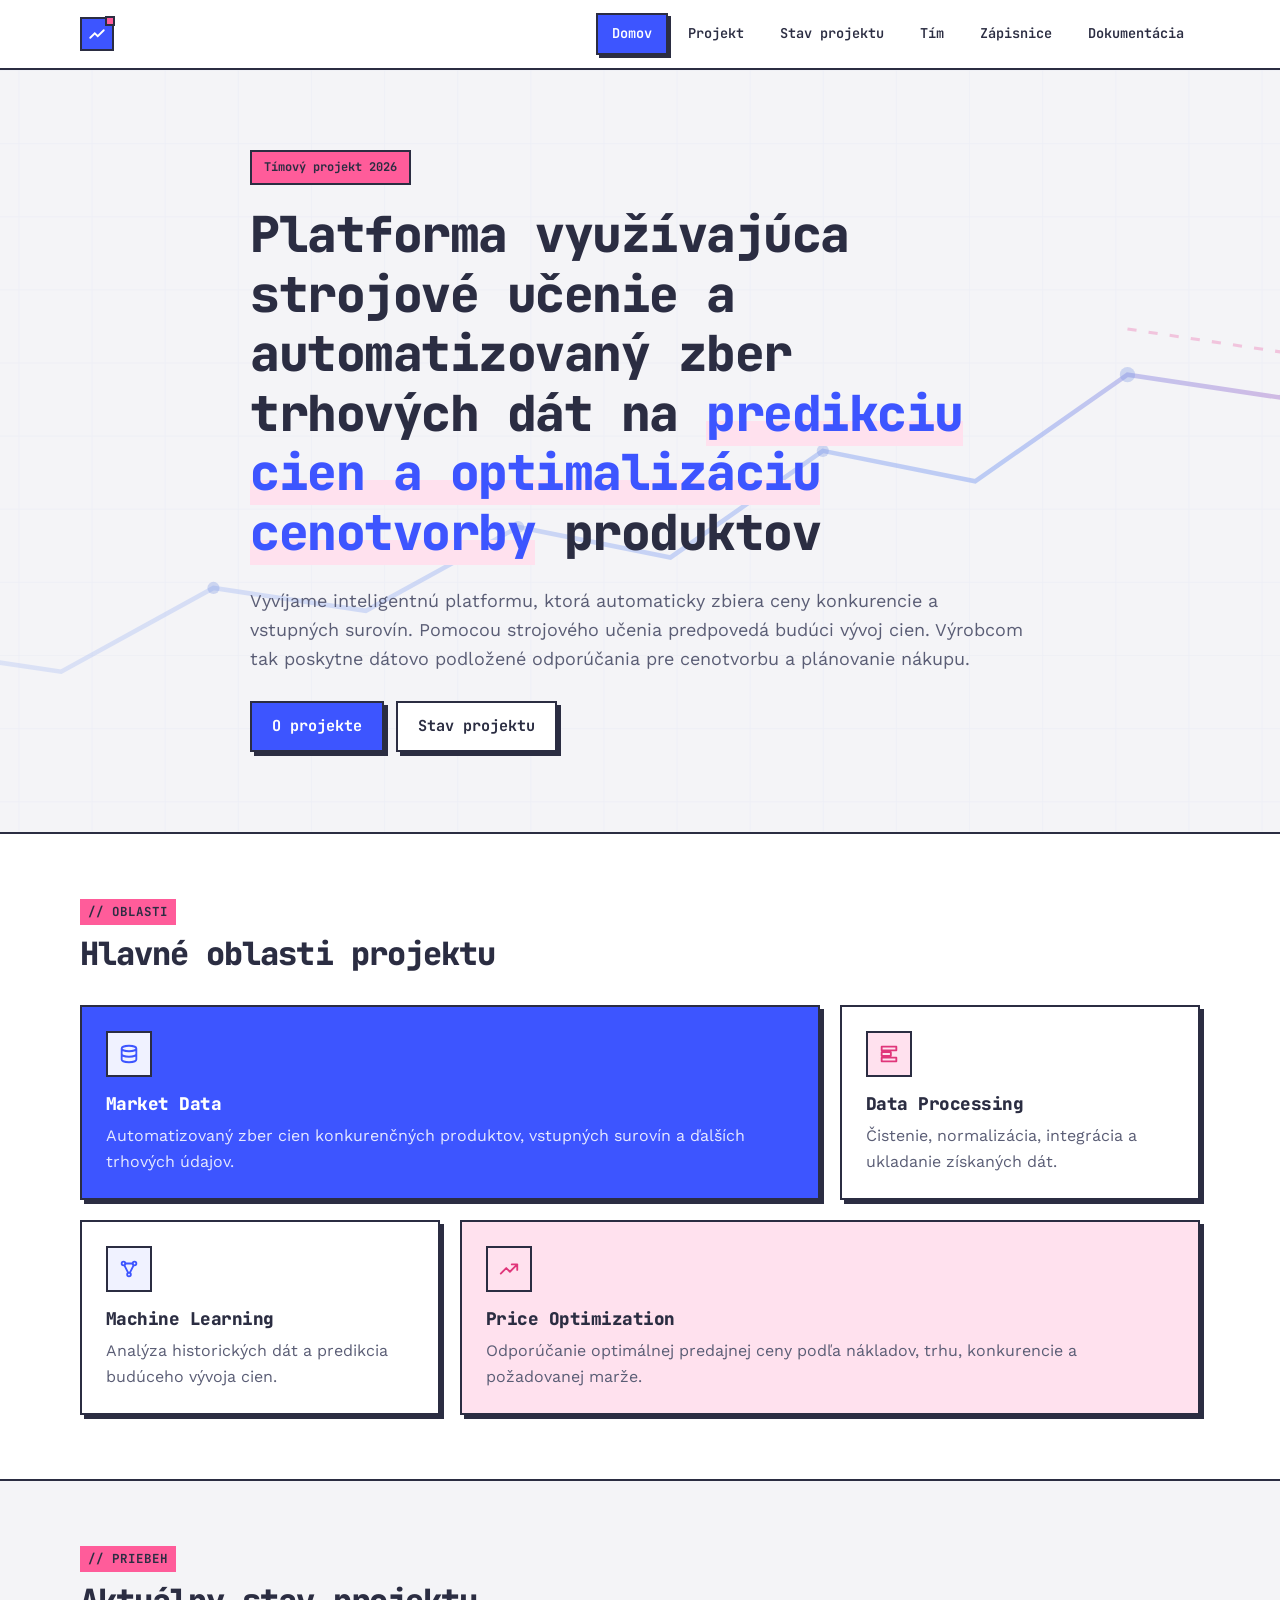
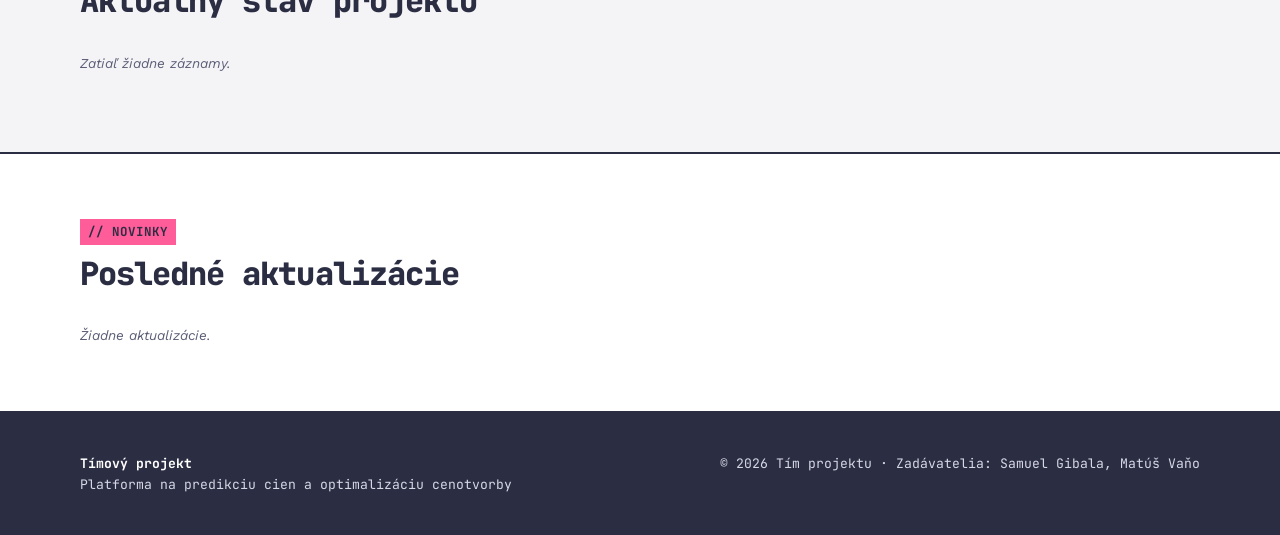
<file: index.html>
<!DOCTYPE html>
<html lang="sk">
<head>
<meta charset="utf-8">
<meta name="viewport" content="width=device-width, initial-scale=1">
<title>Domov – Platforma na predikciu cien</title>
<meta name="description" content="Tímový projekt: strojové učenie a zber trhových dát na predikciu cien.">
<link rel="icon" type="image/svg+xml" href="data:image/svg+xml,%3Csvg xmlns='http://www.w3.org/2000/svg' viewBox='0 0 64 64'%3E%3Crect x='3' y='3' width='58' height='58' fill='%233d55ff' stroke='%232b2d42' stroke-width='6'/%3E%3Cpath d='M14 43 27 30l9 7 14-18' fill='none' stroke='white' stroke-width='5'/%3E%3Crect x='47' y='8' width='10' height='10' fill='%23ff5c9a' stroke='%232b2d42' stroke-width='3'/%3E%3C/svg%3E">
<link rel="preconnect" href="https://fonts.googleapis.com">
<link rel="preconnect" href="https://fonts.gstatic.com" crossorigin>
<link href="https://fonts.googleapis.com/css2?family=JetBrains+Mono:wght@500;700;800&family=Work+Sans:wght@400;500;600;700&display=swap" rel="stylesheet">
<link rel="stylesheet" href="css/styles.css">
</head>
<body data-page="home">
<a class="skip-link" href="#main">Preskočiť na obsah</a>
<header id="site-header"></header>
<main id="main">
<section class="hero"><svg class="hero-bg" viewBox="0 0 1200 500" preserveAspectRatio="xMidYMid slice" aria-hidden="true">
<defs><linearGradient id="lg" x1="0" x2="1"><stop offset="0" stop-color="#3b6cf0" stop-opacity=".15"/><stop offset=".7" stop-color="#3b6cf0" stop-opacity=".55"/><stop offset="1" stop-color="#ec4899" stop-opacity=".8"/></linearGradient>
<pattern id="grid" width="48" height="48" patternUnits="userSpaceOnUse"><path d="M48 0H0V48" fill="none" stroke="#2453d6" stroke-opacity=".06"/></pattern></defs>
<rect width="1200" height="500" fill="url(#grid)"/>
<path class="chart-line" d="M0 400 L120 380 L220 395 L320 340 L420 355 L520 300 L620 320 L720 250 L820 270 L920 200 L1020 215 L1120 150 L1200 130" fill="none" stroke="url(#lg)" stroke-width="3"/>
<path d="M920 200 L1020 215 L1120 150 L1200 130" fill="none" stroke="#ec4899" stroke-opacity=".5" stroke-width="2" stroke-dasharray="6 8" transform="translate(0,-30)"/>
<g fill="#2453d6" fill-opacity=".35"><circle cx="320" cy="340" r="4"/><circle cx="520" cy="300" r="4"/><circle cx="720" cy="250" r="4"/><circle cx="920" cy="200" r="5"/></g>
<circle cx="1120" cy="150" r="7" fill="#ec4899" fill-opacity=".7"/>
</svg><div class="container hero-content">
<div class="tag-row"><span class="tag tag--pink">Tímový projekt 2026</span></div>
<h1>Platforma využívajúca strojové učenie a automatizovaný zber trhových dát na <span class="accent">predikciu cien a optimalizáciu cenotvorby</span> produktov</h1>
<p class="lead">Vyvíjame inteligentnú platformu, ktorá automaticky zbiera ceny konkurencie a vstupných surovín. Pomocou strojového učenia predpovedá budúci vývoj cien. Výrobcom tak poskytne dátovo podložené odporúčania pre cenotvorbu a plánovanie nákupu.</p>
<div class="hero-actions"><a class="btn btn--primary" href="project.html">O projekte</a><a class="btn btn--ghost" href="status.html">Stav projektu</a></div>
</div></section>
<section class="section"><div class="container"><div class="section-head"><span class="eyebrow">Oblasti</span><h2>Hlavné oblasti projektu</h2></div>
<div class="grid grid-4"><article class="card"><div class="icon-box"><svg width="22" height="22" viewBox="0 0 24 24" fill="none" stroke="currentColor" stroke-width="2" stroke-linecap="round" stroke-linejoin="round" aria-hidden="true"><path d="M4 6c0-1.7 3.6-3 8-3s8 1.3 8 3-3.6 3-8 3-8-1.3-8-3zM4 6v6c0 1.7 3.6 3 8 3s8-1.3 8-3V6M4 12v6c0 1.7 3.6 3 8 3s8-1.3 8-3v-6"/></svg></div><h3>Market Data</h3><p class="muted">Automatizovaný zber cien konkurenčných produktov, vstupných surovín a ďalších trhových údajov.</p></article><article class="card"><div class="icon-box"><svg width="22" height="22" viewBox="0 0 24 24" fill="none" stroke="currentColor" stroke-width="2" stroke-linecap="round" stroke-linejoin="round" aria-hidden="true"><path d="M4 4h16v4H4zM4 10h10v4H4zM4 16h16v4H4z"/></svg></div><h3>Data Processing</h3><p class="muted">Čistenie, normalizácia, integrácia a ukladanie získaných dát.</p></article><article class="card"><div class="icon-box"><svg width="22" height="22" viewBox="0 0 24 24" fill="none" stroke="currentColor" stroke-width="2" stroke-linecap="round" stroke-linejoin="round" aria-hidden="true"><circle cx="6" cy="6" r="2"/><circle cx="18" cy="6" r="2"/><circle cx="12" cy="18" r="2"/><path d="M8 6h8M7 8l4 8M17 8l-4 8"/></svg></div><h3>Machine Learning</h3><p class="muted">Analýza historických dát a predikcia budúceho vývoja cien.</p></article><article class="card"><div class="icon-box"><svg width="22" height="22" viewBox="0 0 24 24" fill="none" stroke="currentColor" stroke-width="2" stroke-linecap="round" stroke-linejoin="round" aria-hidden="true"><path d="M3 17l6-6 4 4 8-8M15 7h6v6"/></svg></div><h3>Price Optimization</h3><p class="muted">Odporúčanie optimálnej predajnej ceny podľa nákladov, trhu, konkurencie a požadovanej marže.</p></article></div></div></section>
<section class="section section--soft"><div class="container"><div class="section-head"><span class="eyebrow">Priebeh</span><h2>Aktuálny stav projektu</h2></div>
<div class="status-summary" id="current-status"></div></div></section>
<section class="section"><div class="container"><div class="section-head"><span class="eyebrow">Novinky</span><h2>Posledné aktualizácie</h2></div><ul class="updates" id="updates"></ul></div></section>
</main>
<footer id="site-footer"></footer>
<script src="js/main.js"></script>
<script src="data/project-status.js"></script>
<script src="data/updates.js"></script>
<script src="js/home.js"></script>
</body>
</html>
</file>
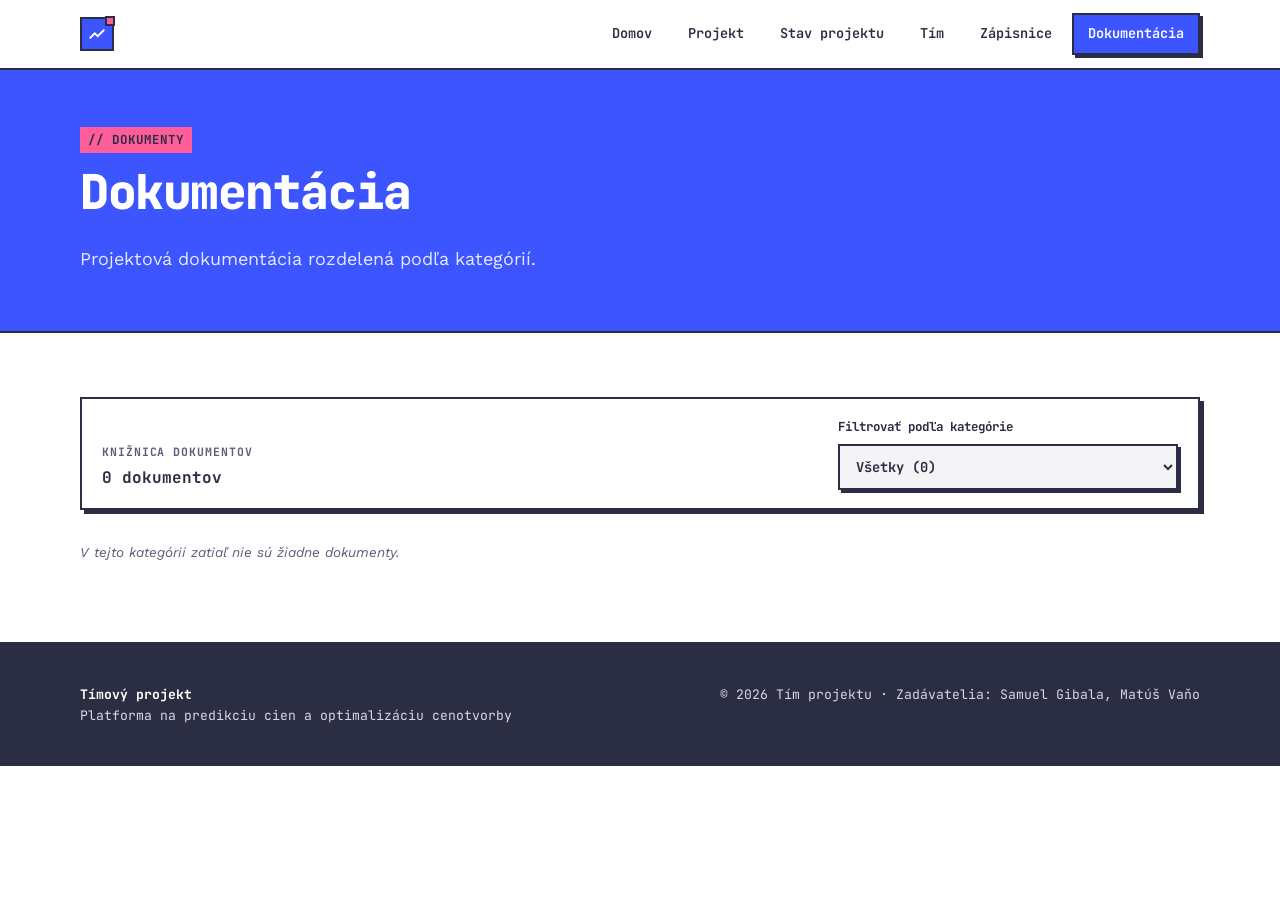
<file: documentation.html>
<!DOCTYPE html>
<html lang="sk">
<head>
<meta charset="utf-8">
<meta name="viewport" content="width=device-width, initial-scale=1">
<title>Dokumentácia – Platforma na predikciu cien</title>
<meta name="description" content="Projektová dokumentácia.">
<link rel="icon" type="image/svg+xml" href="data:image/svg+xml,%3Csvg xmlns='http://www.w3.org/2000/svg' viewBox='0 0 64 64'%3E%3Crect x='3' y='3' width='58' height='58' fill='%233d55ff' stroke='%232b2d42' stroke-width='6'/%3E%3Cpath d='M14 43 27 30l9 7 14-18' fill='none' stroke='white' stroke-width='5'/%3E%3Crect x='47' y='8' width='10' height='10' fill='%23ff5c9a' stroke='%232b2d42' stroke-width='3'/%3E%3C/svg%3E">
<link rel="preconnect" href="https://fonts.googleapis.com">
<link rel="preconnect" href="https://fonts.gstatic.com" crossorigin>
<link href="https://fonts.googleapis.com/css2?family=JetBrains+Mono:wght@500;700;800&family=Work+Sans:wght@400;500;600;700&display=swap" rel="stylesheet">
<link rel="stylesheet" href="css/styles.css">
</head>
<body data-page="documentation">
<a class="skip-link" href="#main">Preskočiť na obsah</a>
<header id="site-header"></header>
<main id="main">
<section class="page-hero"><div class="container"><span class="eyebrow">Dokumenty</span><h1>Dokumentácia</h1><p class="lead">Projektová dokumentácia rozdelená podľa kategórií.</p></div></section><section class="section"><div class="container"><div class="filter-panel"><div><span class="filter-caption">Knižnica dokumentov</span><strong><span id="doc-count">0</span> dokumentov</strong></div><div class="filter-select"><label for="category-filter">Filtrovať podľa kategórie</label><select id="category-filter"></select></div></div><div class="grid grid-3" id="doc-list" aria-live="polite"></div></div></section>
</main>
<footer id="site-footer"></footer>
<script src="js/main.js"></script>
<script src="data/documents.js"></script>
<script src="js/documentation.js"></script>
</body>
</html>
</file>
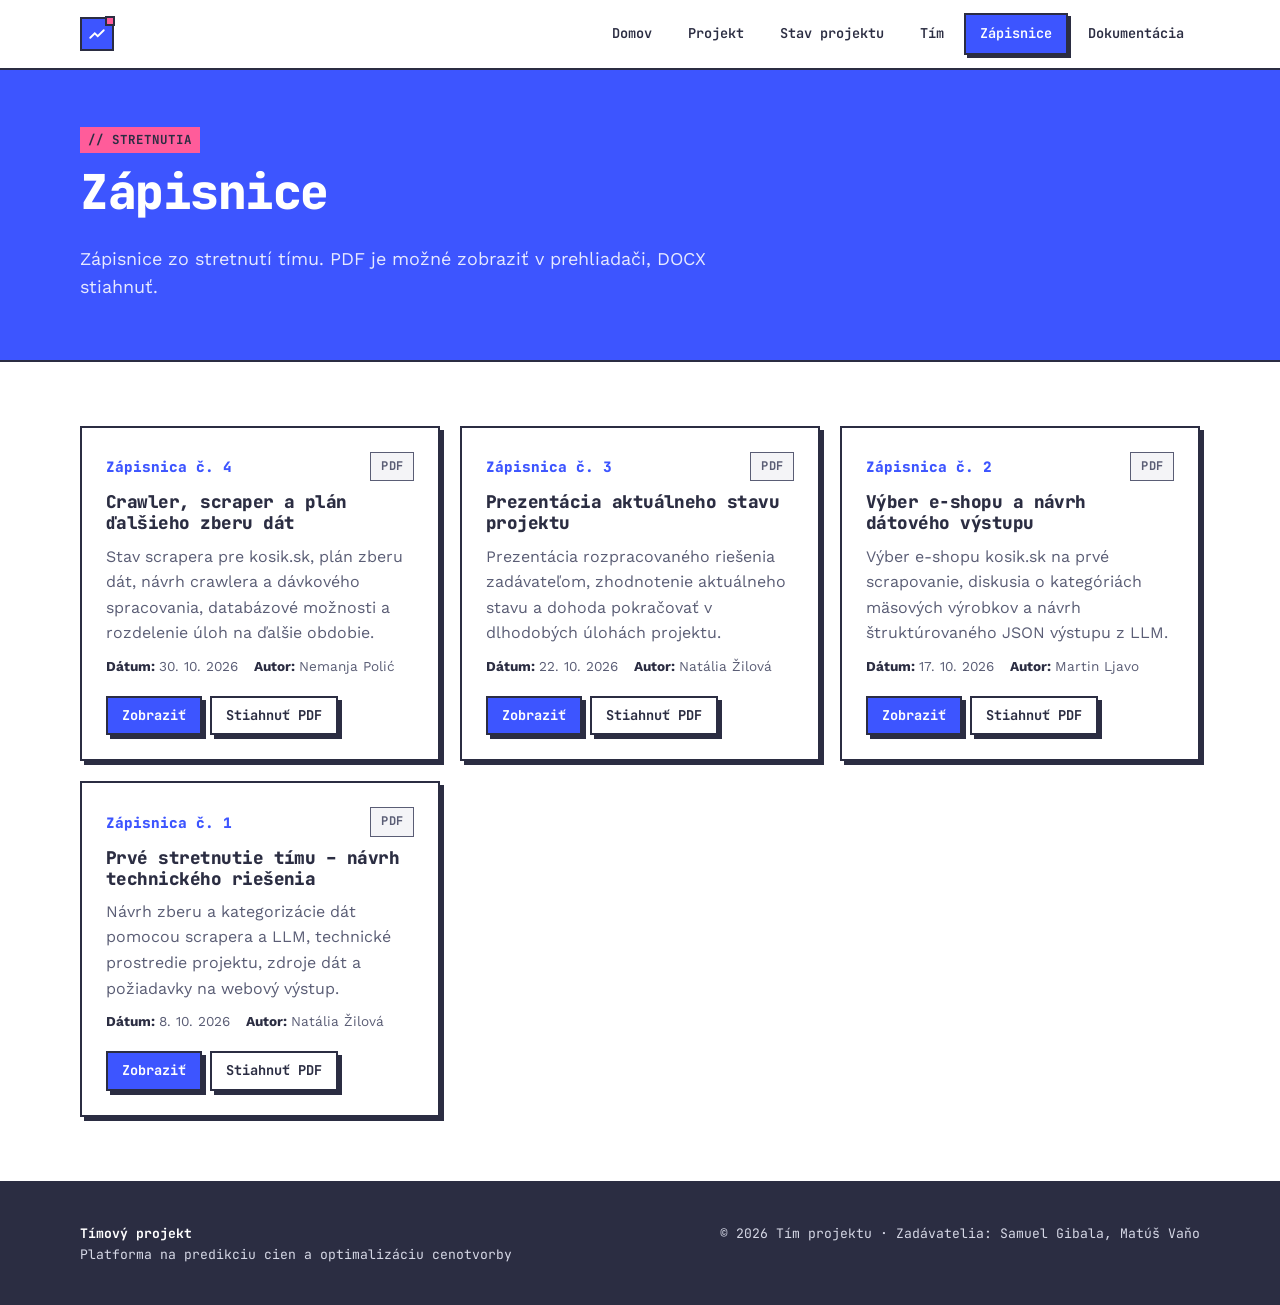
<file: minutes.html>
<!DOCTYPE html>
<html lang="sk">
<head>
<meta charset="utf-8">
<meta name="viewport" content="width=device-width, initial-scale=1">
<title>Zápisnice – Platforma na predikciu cien</title>
<meta name="description" content="Zápisnice zo stretnutí tímu.">
<link rel="icon" type="image/svg+xml" href="data:image/svg+xml,%3Csvg xmlns='http://www.w3.org/2000/svg' viewBox='0 0 64 64'%3E%3Crect x='3' y='3' width='58' height='58' fill='%233d55ff' stroke='%232b2d42' stroke-width='6'/%3E%3Cpath d='M14 43 27 30l9 7 14-18' fill='none' stroke='white' stroke-width='5'/%3E%3Crect x='47' y='8' width='10' height='10' fill='%23ff5c9a' stroke='%232b2d42' stroke-width='3'/%3E%3C/svg%3E">
<link rel="preconnect" href="https://fonts.googleapis.com">
<link rel="preconnect" href="https://fonts.gstatic.com" crossorigin>
<link href="https://fonts.googleapis.com/css2?family=JetBrains+Mono:wght@500;700;800&family=Work+Sans:wght@400;500;600;700&display=swap" rel="stylesheet">
<link rel="stylesheet" href="css/styles.css">
</head>
<body data-page="minutes">
<a class="skip-link" href="#main">Preskočiť na obsah</a>
<header id="site-header"></header>
<main id="main">
<section class="page-hero"><div class="container"><span class="eyebrow">Stretnutia</span><h1>Zápisnice</h1><p class="lead">Zápisnice zo stretnutí tímu. PDF je možné zobraziť v prehliadači, DOCX stiahnuť.</p></div></section><section class="section"><div class="container"><div class="grid grid-3" id="minutes-list"></div></div></section>
</main>
<footer id="site-footer"></footer>
<script src="js/main.js"></script>
<script src="data/minutes.js"></script>
<script src="js/minutes.js"></script>
</body>
</html>
</file>
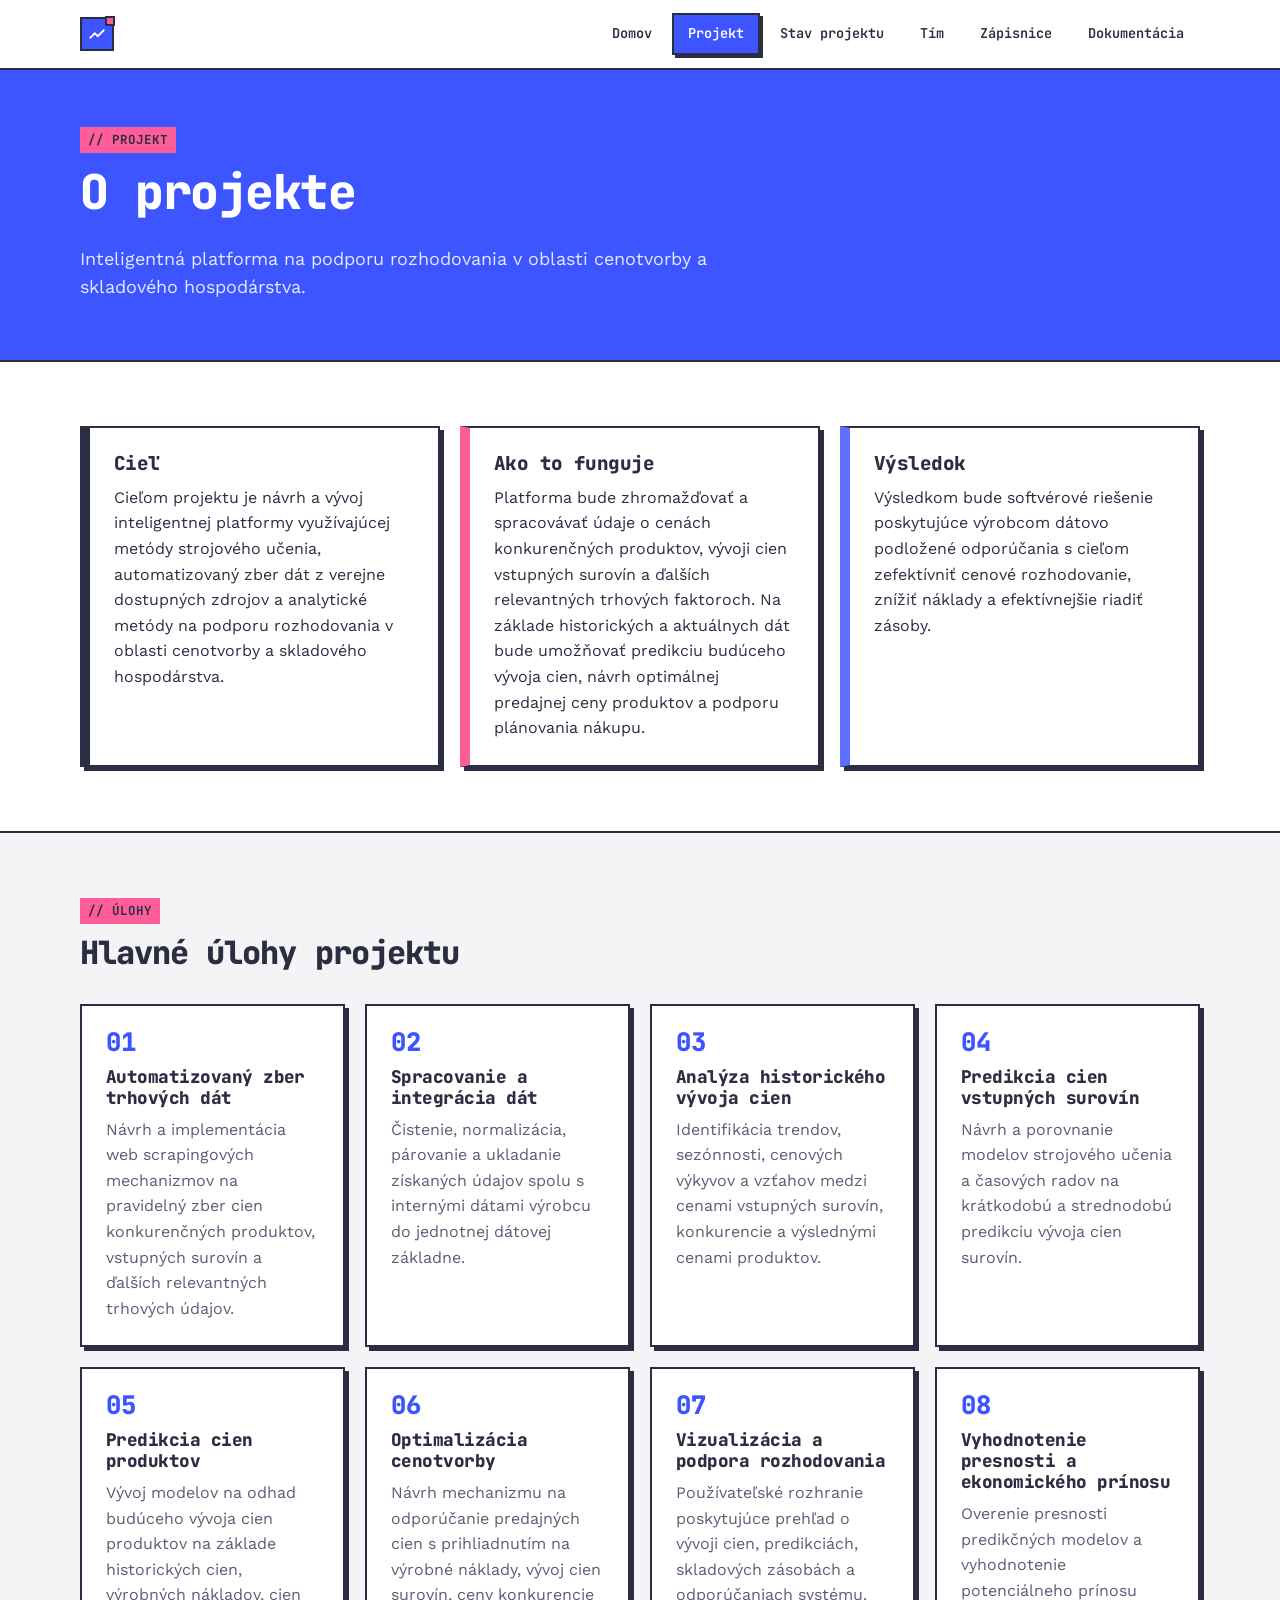
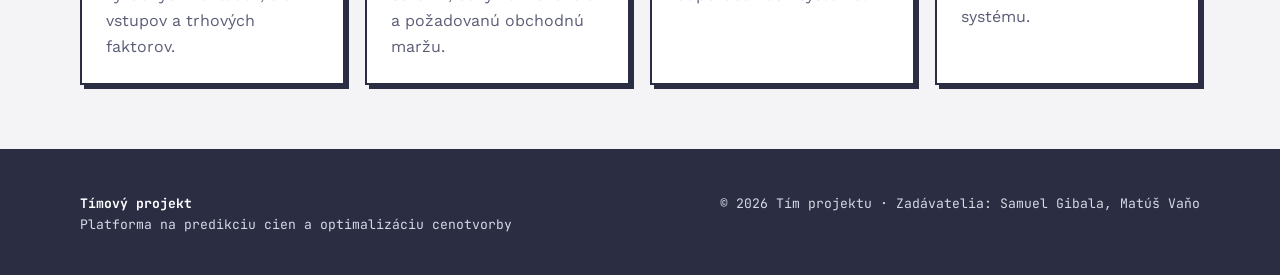
<file: project.html>
<!DOCTYPE html>
<html lang="sk">
<head>
<meta charset="utf-8">
<meta name="viewport" content="width=device-width, initial-scale=1">
<title>Projekt – Platforma na predikciu cien</title>
<meta name="description" content="Popis projektu a hlavné úlohy.">
<link rel="icon" type="image/svg+xml" href="data:image/svg+xml,%3Csvg xmlns='http://www.w3.org/2000/svg' viewBox='0 0 64 64'%3E%3Crect x='3' y='3' width='58' height='58' fill='%233d55ff' stroke='%232b2d42' stroke-width='6'/%3E%3Cpath d='M14 43 27 30l9 7 14-18' fill='none' stroke='white' stroke-width='5'/%3E%3Crect x='47' y='8' width='10' height='10' fill='%23ff5c9a' stroke='%232b2d42' stroke-width='3'/%3E%3C/svg%3E">
<link rel="preconnect" href="https://fonts.googleapis.com">
<link rel="preconnect" href="https://fonts.gstatic.com" crossorigin>
<link href="https://fonts.googleapis.com/css2?family=JetBrains+Mono:wght@500;700;800&family=Work+Sans:wght@400;500;600;700&display=swap" rel="stylesheet">
<link rel="stylesheet" href="css/styles.css">
</head>
<body data-page="project">
<a class="skip-link" href="#main">Preskočiť na obsah</a>
<header id="site-header"></header>
<main id="main">
<section class="page-hero"><div class="container"><span class="eyebrow">Projekt</span><h1>O projekte</h1><p class="lead">Inteligentná platforma na podporu rozhodovania v oblasti cenotvorby a skladového hospodárstva.</p></div></section>
<section class="section"><div class="container"><div class="about-blocks">
<article class="card about-block"><h2 style="font-size:1.2rem">Cieľ</h2><p>Cieľom projektu je návrh a vývoj inteligentnej platformy využívajúcej metódy strojového učenia, automatizovaný zber dát z verejne dostupných zdrojov a analytické metódy na podporu rozhodovania v oblasti cenotvorby a skladového hospodárstva.</p></article>
<article class="card about-block"><h2 style="font-size:1.2rem">Ako to funguje</h2><p>Platforma bude zhromažďovať a spracovávať údaje o cenách konkurenčných produktov, vývoji cien vstupných surovín a ďalších relevantných trhových faktoroch. Na základe historických a aktuálnych dát bude umožňovať predikciu budúceho vývoja cien, návrh optimálnej predajnej ceny produktov a podporu plánovania nákupu.</p></article>
<article class="card about-block"><h2 style="font-size:1.2rem">Výsledok</h2><p>Výsledkom bude softvérové riešenie poskytujúce výrobcom dátovo podložené odporúčania s cieľom zefektívniť cenové rozhodovanie, znížiť náklady a efektívnejšie riadiť zásoby.</p></article>
</div></div></section>
<section class="section section--soft"><div class="container"><div class="section-head"><span class="eyebrow">Úlohy</span><h2>Hlavné úlohy projektu</h2></div>
<ol class="grid grid-4" style="list-style:none;padding:0;margin:0"><li class="card"><div class="task-num">01</div><h3>Automatizovaný zber trhových dát</h3><p class="muted">Návrh a implementácia web scrapingových mechanizmov na pravidelný zber cien konkurenčných produktov, vstupných surovín a ďalších relevantných trhových údajov.</p></li><li class="card"><div class="task-num">02</div><h3>Spracovanie a integrácia dát</h3><p class="muted">Čistenie, normalizácia, párovanie a ukladanie získaných údajov spolu s internými dátami výrobcu do jednotnej dátovej základne.</p></li><li class="card"><div class="task-num">03</div><h3>Analýza historického vývoja cien</h3><p class="muted">Identifikácia trendov, sezónnosti, cenových výkyvov a vzťahov medzi cenami vstupných surovín, konkurencie a výslednými cenami produktov.</p></li><li class="card"><div class="task-num">04</div><h3>Predikcia cien vstupných surovín</h3><p class="muted">Návrh a porovnanie modelov strojového učenia a časových radov na krátkodobú a strednodobú predikciu vývoja cien surovín.</p></li><li class="card"><div class="task-num">05</div><h3>Predikcia cien produktov</h3><p class="muted">Vývoj modelov na odhad budúceho vývoja cien produktov na základe historických cien, výrobných nákladov, cien vstupov a trhových faktorov.</p></li><li class="card"><div class="task-num">06</div><h3>Optimalizácia cenotvorby</h3><p class="muted">Návrh mechanizmu na odporúčanie predajných cien s prihliadnutím na výrobné náklady, vývoj cien surovín, ceny konkurencie a požadovanú obchodnú maržu.</p></li><li class="card"><div class="task-num">07</div><h3>Vizualizácia a podpora rozhodovania</h3><p class="muted">Používateľské rozhranie poskytujúce prehľad o vývoji cien, predikciách, skladových zásobách a odporúčaniach systému.</p></li><li class="card"><div class="task-num">08</div><h3>Vyhodnotenie presnosti a ekonomického prínosu</h3><p class="muted">Overenie presnosti predikčných modelov a vyhodnotenie potenciálneho prínosu systému.</p></li></ol></div></section>
</main>
<footer id="site-footer"></footer>
<script src="js/main.js"></script>

</body>
</html>
</file>
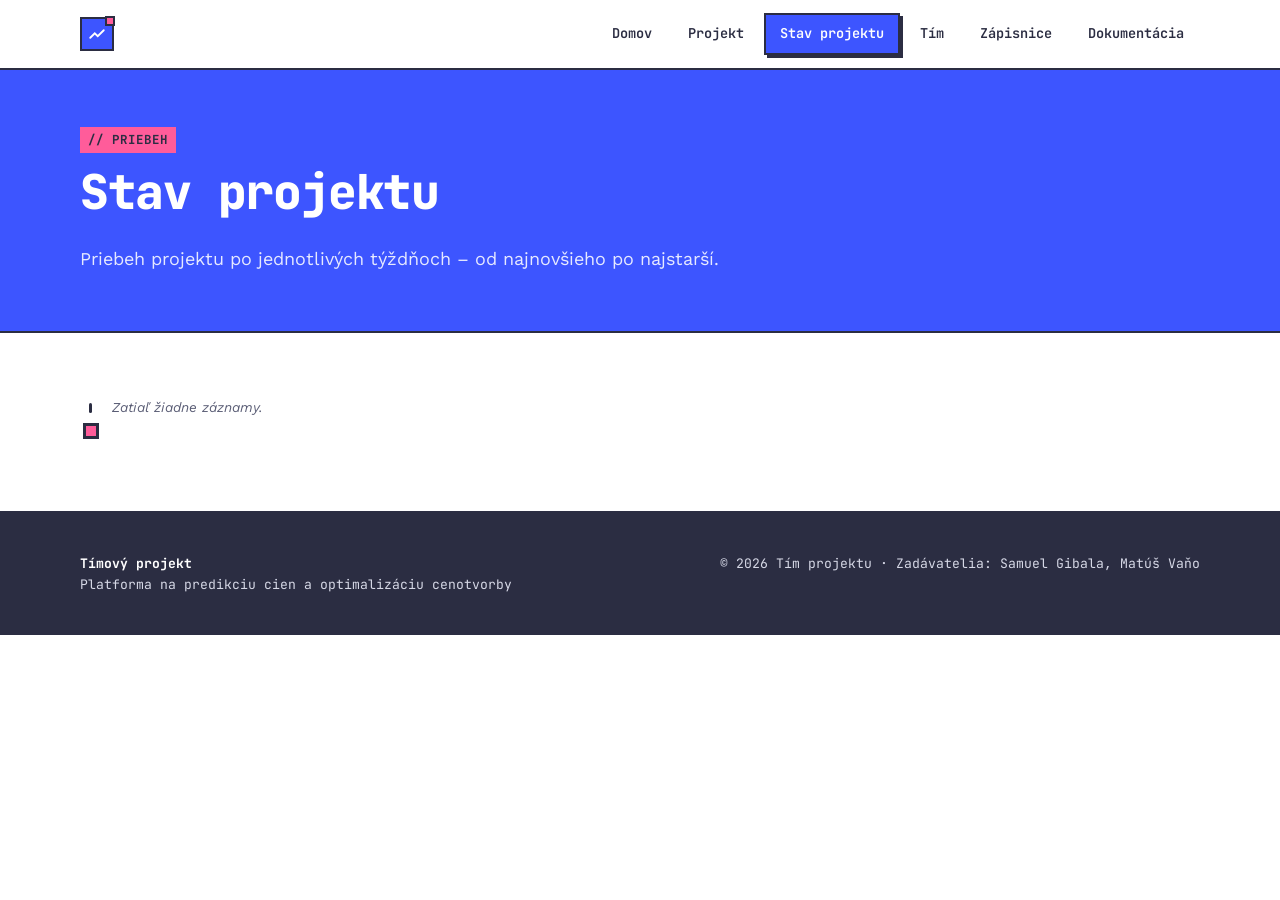
<file: status.html>
<!DOCTYPE html>
<html lang="sk">
<head>
<meta charset="utf-8">
<meta name="viewport" content="width=device-width, initial-scale=1">
<title>Stav projektu – Platforma na predikciu cien</title>
<meta name="description" content="Týždenný priebeh projektu.">
<link rel="icon" type="image/svg+xml" href="data:image/svg+xml,%3Csvg xmlns='http://www.w3.org/2000/svg' viewBox='0 0 64 64'%3E%3Crect x='3' y='3' width='58' height='58' fill='%233d55ff' stroke='%232b2d42' stroke-width='6'/%3E%3Cpath d='M14 43 27 30l9 7 14-18' fill='none' stroke='white' stroke-width='5'/%3E%3Crect x='47' y='8' width='10' height='10' fill='%23ff5c9a' stroke='%232b2d42' stroke-width='3'/%3E%3C/svg%3E">
<link rel="preconnect" href="https://fonts.googleapis.com">
<link rel="preconnect" href="https://fonts.gstatic.com" crossorigin>
<link href="https://fonts.googleapis.com/css2?family=JetBrains+Mono:wght@500;700;800&family=Work+Sans:wght@400;500;600;700&display=swap" rel="stylesheet">
<link rel="stylesheet" href="css/styles.css">
</head>
<body data-page="status">
<a class="skip-link" href="#main">Preskočiť na obsah</a>
<header id="site-header"></header>
<main id="main">
<section class="page-hero"><div class="container"><span class="eyebrow">Priebeh</span><h1>Stav projektu</h1><p class="lead">Priebeh projektu po jednotlivých týždňoch – od najnovšieho po najstarší.</p></div></section><section class="section"><div class="container"><ol class="timeline" id="timeline"></ol></div></section>
</main>
<footer id="site-footer"></footer>
<script src="js/main.js"></script>
<script src="data/project-status.js"></script>
<script src="js/status.js"></script>
</body>
</html>
</file>
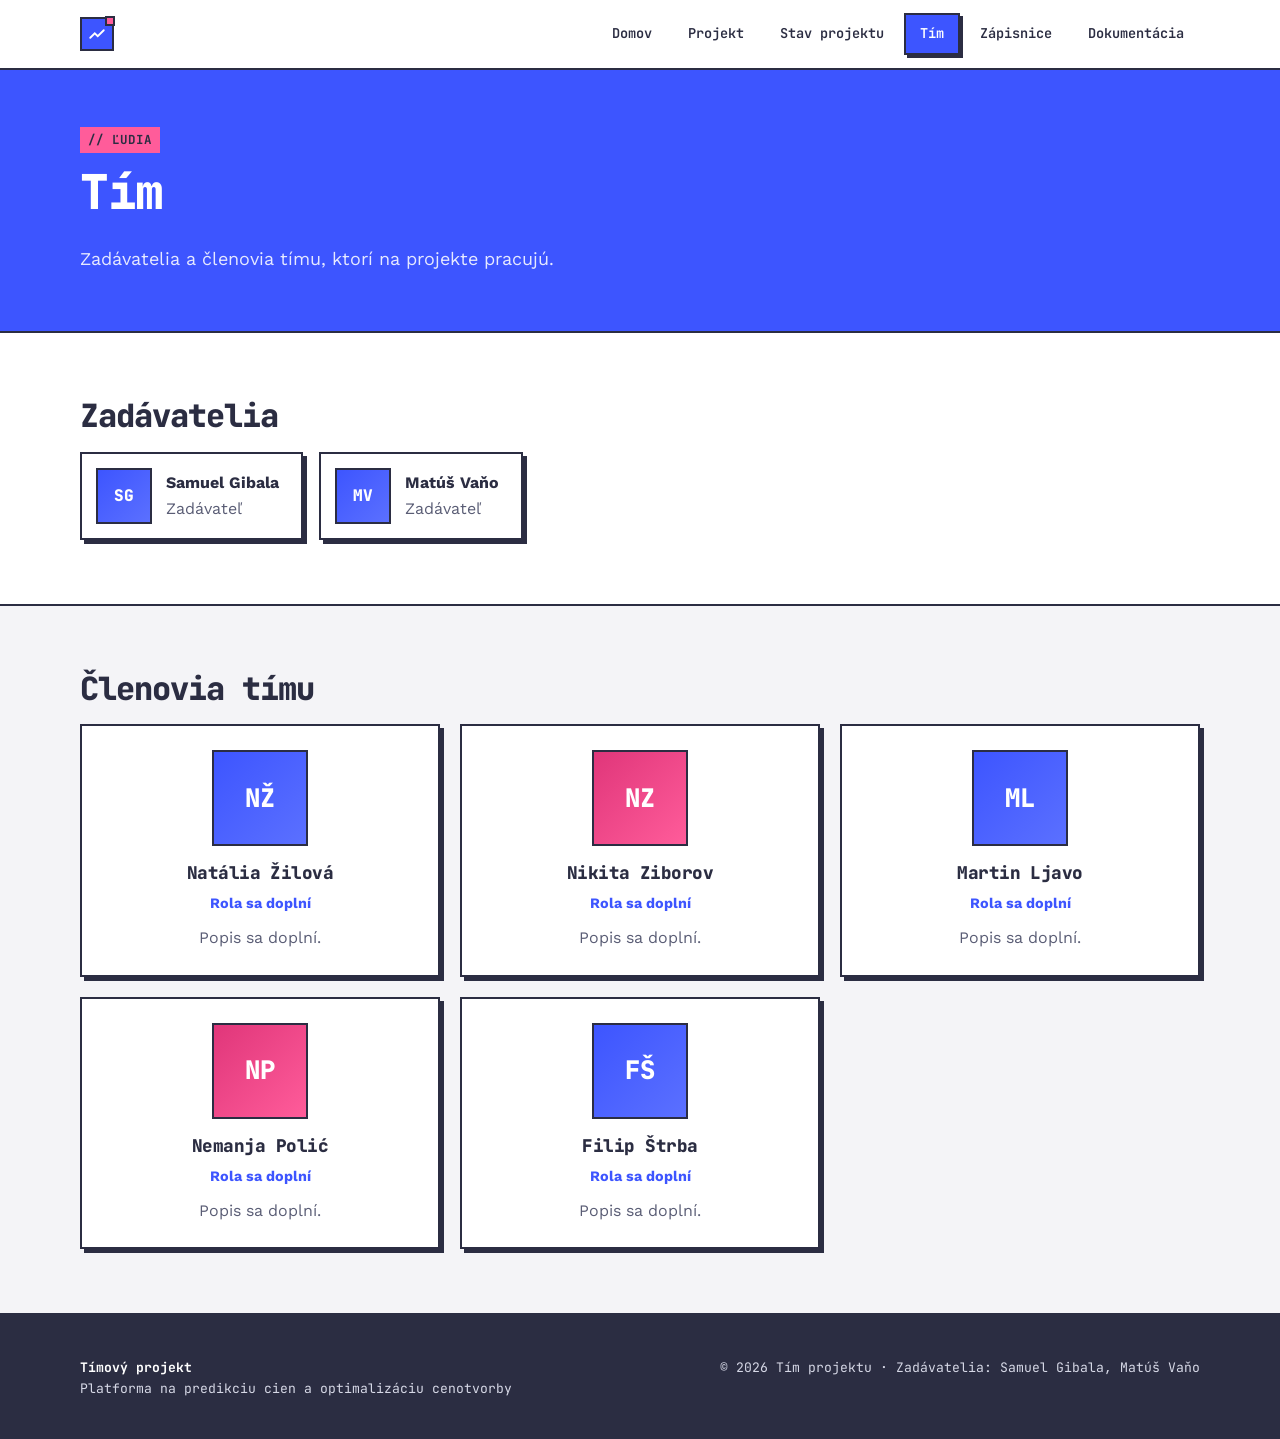
<file: team.html>
<!DOCTYPE html>
<html lang="sk">
<head>
<meta charset="utf-8">
<meta name="viewport" content="width=device-width, initial-scale=1">
<title>Tím – Platforma na predikciu cien</title>
<meta name="description" content="Zadávatelia a členovia tímu.">
<link rel="icon" type="image/svg+xml" href="data:image/svg+xml,%3Csvg xmlns='http://www.w3.org/2000/svg' viewBox='0 0 64 64'%3E%3Crect x='3' y='3' width='58' height='58' fill='%233d55ff' stroke='%232b2d42' stroke-width='6'/%3E%3Cpath d='M14 43 27 30l9 7 14-18' fill='none' stroke='white' stroke-width='5'/%3E%3Crect x='47' y='8' width='10' height='10' fill='%23ff5c9a' stroke='%232b2d42' stroke-width='3'/%3E%3C/svg%3E">
<link rel="preconnect" href="https://fonts.googleapis.com">
<link rel="preconnect" href="https://fonts.gstatic.com" crossorigin>
<link href="https://fonts.googleapis.com/css2?family=JetBrains+Mono:wght@500;700;800&family=Work+Sans:wght@400;500;600;700&display=swap" rel="stylesheet">
<link rel="stylesheet" href="css/styles.css">
</head>
<body data-page="team">
<a class="skip-link" href="#main">Preskočiť na obsah</a>
<header id="site-header"></header>
<main id="main">
<section class="page-hero"><div class="container"><span class="eyebrow">Ľudia</span><h1>Tím</h1><p class="lead">Zadávatelia a členovia tímu, ktorí na projekte pracujú.</p></div></section><section class="section"><div class="container"><h2>Zadávatelia</h2><div class="supervisors" id="supervisors"></div></div></section><section class="section section--soft"><div class="container"><h2>Členovia tímu</h2><div class="grid grid-3" id="members"></div></div></section>
</main>
<footer id="site-footer"></footer>
<script src="js/main.js"></script>
<script src="data/team.js"></script>
<script src="js/team.js"></script>
</body>
</html>
</file>
<file: css/styles.css>
/* ==========================================================
   Design systém – modrá (hlavná) + ružová (doplnková)
   ========================================================== */
:root {
  --blue-900: #0b1f4d;
  --blue-700: #1d3fa8;
  --blue-600: #2453d6;
  --blue-500: #3b6cf0;
  --blue-100: #e6edff;
  --blue-50: #f3f6ff;
  --pink-600: #d63384;
  --pink-500: #ec4899;
  --pink-100: #fde7f2;
  --green-600: #15803d;
  --green-100: #dcfce7;
  --amber-700: #b45309;
  --amber-100: #fef3c7;
  --ink: #0f172a;
  --ink-soft: #475569;
  --line: #e2e8f0;
  --bg: #ffffff;
  --bg-soft: #f7f9fe;
  --radius: 14px;
  --shadow: 0 1px 2px rgba(15, 23, 42, .04), 0 8px 24px rgba(29, 63, 168, .06);
  --shadow-hover: 0 2px 4px rgba(15, 23, 42, .06), 0 16px 36px rgba(29, 63, 168, .12);
  --font: "Manrope", system-ui, -apple-system, "Segoe UI", sans-serif;
  --font-head: "Sora", "Manrope", system-ui, sans-serif;
  --max: 1160px;
}

*, *::before, *::after { box-sizing: border-box; }
html { scroll-behavior: smooth; }
body {
  margin: 0; font-family: var(--font); color: var(--ink); background: var(--bg);
  line-height: 1.6; font-size: 16px; -webkit-font-smoothing: antialiased;
}
h1, h2, h3, h4 { font-family: var(--font-head); line-height: 1.2; margin: 0 0 .5em; letter-spacing: -.01em; }
h1 { font-size: clamp(1.9rem, 4vw, 3rem); }
h2 { font-size: clamp(1.4rem, 2.6vw, 2rem); }
h3 { font-size: 1.1rem; }
p { margin: 0 0 1em; }
a { color: var(--blue-600); }
img { max-width: 100%; display: block; }

:focus-visible { outline: 3px solid var(--pink-500); outline-offset: 3px; border-radius: 6px; }

.skip-link {
  position: absolute; left: -999px; top: 8px; background: var(--blue-700); color: #fff;
  padding: 8px 14px; border-radius: 8px; z-index: 100;
}
.skip-link:focus { left: 8px; }

.container { width: 100%; max-width: var(--max); margin: 0 auto; padding: 0 20px; }
.section { padding: 64px 0; }
.section--soft { background: var(--bg-soft); }
.section-head { margin-bottom: 32px; max-width: 680px; }
.eyebrow {
  display: inline-block; font-size: .78rem; font-weight: 700; letter-spacing: .12em;
  text-transform: uppercase; color: var(--pink-600); margin-bottom: 10px;
}
.lead { font-size: 1.125rem; color: var(--ink-soft); }
.muted { color: var(--ink-soft); }

/* ---------- Header / nav ---------- */
.site-header {
  position: sticky; top: 0; z-index: 50; background: rgba(255,255,255,.92);
  backdrop-filter: blur(10px); border-bottom: 1px solid var(--line);
}
.nav { display: flex; align-items: center; justify-content: space-between; height: 68px; }
.brand { display: flex; align-items: center; gap: 10px; text-decoration: none; color: var(--ink); font-family: var(--font-head); font-weight: 700; }
.brand-mark {
  width: 34px; height: 34px; border-radius: 10px; display: grid; place-items: center;
  background: linear-gradient(135deg, var(--blue-600), var(--blue-500)); color: #fff; position: relative;
}
.brand-mark::after { content: ""; position: absolute; right: -3px; top: -3px; width: 10px; height: 10px; border-radius: 50%; background: var(--pink-500); border: 2px solid #fff; }
.nav-list { display: flex; gap: 4px; list-style: none; margin: 0; padding: 0; }
.nav-list a {
  display: block; padding: 8px 14px; border-radius: 999px; text-decoration: none;
  color: var(--ink-soft); font-weight: 600; font-size: .95rem; transition: background .2s, color .2s;
}
.nav-list a:hover { background: var(--blue-50); color: var(--blue-700); }
.nav-list a[aria-current="page"] { background: var(--blue-600); color: #fff; }
.nav-toggle {
  display: none; background: none; border: 1px solid var(--line); border-radius: 10px;
  width: 44px; height: 44px; cursor: pointer; align-items: center; justify-content: center;
}
.nav-toggle span, .nav-toggle span::before, .nav-toggle span::after {
  display: block; width: 20px; height: 2px; background: var(--ink); position: relative; transition: .2s;
}
.nav-toggle span::before, .nav-toggle span::after { content: ""; position: absolute; left: 0; }
.nav-toggle span::before { top: -6px; } .nav-toggle span::after { top: 6px; }
.nav-toggle[aria-expanded="true"] span { background: transparent; }
.nav-toggle[aria-expanded="true"] span::before { top: 0; transform: rotate(45deg); }
.nav-toggle[aria-expanded="true"] span::after { top: 0; transform: rotate(-45deg); }

@media (max-width: 900px) {
  .nav-toggle { display: inline-flex; }
  .nav-list {
    display: none; position: absolute; top: 68px; left: 0; right: 0; flex-direction: column;
    background: #fff; border-bottom: 1px solid var(--line); padding: 12px 20px 20px; box-shadow: var(--shadow);
  }
  .nav-list.is-open { display: flex; }
  .nav-list a { padding: 12px 16px; border-radius: 10px; }
}

/* ---------- Page hero (subpages) ---------- */
.page-hero { padding: 56px 0 40px; background: linear-gradient(180deg, var(--blue-50), #fff); border-bottom: 1px solid var(--line); }
.page-hero p { max-width: 640px; }

/* ---------- Home hero ---------- */
.hero { position: relative; overflow: hidden; padding: 96px 0 88px; background: linear-gradient(180deg, var(--blue-50) 0%, #fff 100%); }
.hero-bg { position: absolute; inset: 0; width: 100%; height: 100%; pointer-events: none; opacity: .9; }
.hero-content { position: relative; max-width: 820px; }
.hero h1 { font-size: clamp(1.8rem, 4.2vw, 3.1rem); }
.hero h1 .accent { color: var(--blue-600); }
.hero-actions { display: flex; flex-wrap: wrap; gap: 12px; margin-top: 28px; }
.tag-row { display: flex; flex-wrap: wrap; gap: 8px; margin-bottom: 20px; }
.tag { font-size: .8rem; font-weight: 700; padding: 6px 12px; border-radius: 999px; background: #fff; border: 1px solid var(--line); color: var(--ink-soft); }
.tag--pink { background: var(--pink-100); color: var(--pink-600); border-color: transparent; }
.chart-line { stroke-dasharray: 1400; stroke-dashoffset: 1400; animation: draw 3s ease-out forwards; }
@keyframes draw { to { stroke-dashoffset: 0; } }
@media (prefers-reduced-motion: reduce) { .chart-line { animation: none; stroke-dashoffset: 0; } }

/* ---------- Buttons ---------- */
.btn {
  display: inline-flex; align-items: center; gap: 8px; padding: 11px 20px; border-radius: 999px;
  font-weight: 700; font-size: .95rem; text-decoration: none; border: 2px solid transparent;
  cursor: pointer; transition: transform .15s, background .2s, box-shadow .2s, color .2s; font-family: inherit;
}
.btn:hover { transform: translateY(-1px); }
.btn--primary { background: var(--blue-600); color: #fff; }
.btn--primary:hover { background: var(--blue-700); box-shadow: 0 8px 20px rgba(36, 83, 214, .3); }
.btn--ghost { background: #fff; color: var(--blue-700); border-color: var(--blue-100); }
.btn--ghost:hover { border-color: var(--blue-500); }
.btn--sm { padding: 7px 14px; font-size: .85rem; }
.btn[aria-disabled="true"] { opacity: .45; pointer-events: none; }

/* ---------- Grids & cards ---------- */
.grid { display: grid; gap: 20px; }
.grid-2 { grid-template-columns: repeat(auto-fit, minmax(300px, 1fr)); }
.grid-3 { grid-template-columns: repeat(auto-fill, minmax(270px, 1fr)); }
.grid-4 { grid-template-columns: repeat(auto-fit, minmax(240px, 1fr)); }
.card {
  background: #fff; border: 1px solid var(--line); border-radius: var(--radius); padding: 24px;
  box-shadow: var(--shadow); transition: box-shadow .2s, transform .2s, border-color .2s;
}
.card:hover { box-shadow: var(--shadow-hover); transform: translateY(-2px); border-color: var(--blue-100); }
.card p:last-child { margin-bottom: 0; }
.icon-box {
  width: 46px; height: 46px; border-radius: 12px; display: grid; place-items: center;
  background: var(--blue-50); color: var(--blue-600); margin-bottom: 16px;
}
.card:nth-child(even) .icon-box { background: var(--pink-100); color: var(--pink-600); }
.task-num { font-family: var(--font-head); font-weight: 800; font-size: 1.6rem; color: var(--blue-100); line-height: 1; margin-bottom: 10px; }
.card:hover .task-num { color: var(--pink-500); }

/* ---------- Status summary ---------- */
.status-summary { display: grid; grid-template-columns: 1.4fr 1fr; gap: 20px; }
@media (max-width: 800px) { .status-summary { grid-template-columns: 1fr; } }
.stat-row { display: grid; grid-template-columns: 1fr 1fr; gap: 16px; }
.stat { border-radius: var(--radius); padding: 22px; border: 1px solid var(--line); background: #fff; }
.stat-value { font-family: var(--font-head); font-size: 2.4rem; font-weight: 800; line-height: 1; }
.stat--done .stat-value { color: var(--green-600); }
.stat--progress .stat-value { color: var(--amber-700); }
.week-pill { display: inline-flex; align-items: center; gap: 8px; font-weight: 700; color: var(--blue-700); background: var(--blue-50); padding: 6px 12px; border-radius: 999px; font-size: .85rem; }

/* ---------- Updates list ---------- */
.updates { list-style: none; margin: 0; padding: 0; display: grid; gap: 10px; }
.update {
  display: flex; gap: 14px; align-items: flex-start; padding: 16px 18px; background: #fff;
  border: 1px solid var(--line); border-radius: 12px;
}
.update-dot { width: 10px; height: 10px; border-radius: 50%; background: var(--blue-500); margin-top: 8px; flex-shrink: 0; }
.update[data-type="minutes"] .update-dot { background: var(--pink-500); }
.update[data-type="document"] .update-dot { background: var(--green-600); }
.update-date { font-size: .85rem; color: var(--ink-soft); }

/* ---------- Badges ---------- */
.badge { display: inline-flex; align-items: center; gap: 6px; font-size: .75rem; font-weight: 700; padding: 4px 10px; border-radius: 999px; letter-spacing: .02em; }
.badge::before { content: ""; width: 7px; height: 7px; border-radius: 50%; background: currentColor; }
.badge--done { background: var(--green-100); color: var(--green-600); }
.badge--progress { background: var(--amber-100); color: var(--amber-700); }
.badge--planned { background: var(--blue-100); color: var(--blue-700); }
.badge--cat { background: var(--pink-100); color: var(--pink-600); }
.badge--cat::before { display: none; }
.badge--file { background: var(--bg-soft); color: var(--ink-soft); border: 1px solid var(--line); }
.badge--file::before { display: none; }

/* ---------- Timeline ---------- */
.timeline { position: relative; list-style: none; margin: 0; padding: 0 0 0 32px; }
.timeline::before { content: ""; position: absolute; left: 9px; top: 6px; bottom: 6px; width: 2px; background: linear-gradient(var(--blue-500), var(--pink-500)); border-radius: 2px; }
.timeline > li { position: relative; margin-bottom: 28px; }
.timeline > li::before {
  content: ""; position: absolute; left: -29px; top: 26px; width: 16px; height: 16px; border-radius: 50%;
  background: #fff; border: 3px solid var(--blue-600);
}
.timeline > li:first-child::before { border-color: var(--pink-500); box-shadow: 0 0 0 5px var(--pink-100); }
.week-head { display: flex; flex-wrap: wrap; align-items: center; justify-content: space-between; gap: 10px; margin-bottom: 8px; }
.week-head h2 { font-size: 1.3rem; margin: 0; }
.task-cols { display: grid; grid-template-columns: repeat(3, 1fr); gap: 16px; margin-top: 18px; }
@media (max-width: 900px) { .task-cols { grid-template-columns: 1fr; } }
.task-col { background: var(--bg-soft); border-radius: 12px; padding: 14px; }
.task-col h3 { font-size: .9rem; margin-bottom: 10px; display: flex; align-items: center; justify-content: space-between; }
.task-list { list-style: none; margin: 0; padding: 0; display: grid; gap: 8px; }
.task { background: #fff; border: 1px solid var(--line); border-radius: 10px; padding: 10px 12px; font-size: .92rem; }
.task strong { display: block; font-weight: 700; }
.task small { color: var(--ink-soft); display: block; }
.empty { font-size: .85rem; color: var(--ink-soft); font-style: italic; }

/* ---------- Team ---------- */
.supervisors { display: flex; flex-wrap: wrap; gap: 16px; }
.person-chip { display: flex; align-items: center; gap: 14px; padding: 14px 22px 14px 14px; background: #fff; border: 1px solid var(--line); border-radius: 999px; box-shadow: var(--shadow); }
.avatar {
  width: 56px; height: 56px; border-radius: 50%; display: grid; place-items: center; flex-shrink: 0;
  font-family: var(--font-head); font-weight: 800; color: #fff; background: linear-gradient(135deg, var(--blue-600), var(--blue-500));
  object-fit: cover;
}
.avatar--lg { width: 96px; height: 96px; font-size: 1.6rem; margin-bottom: 16px; }
.member:nth-child(even) .avatar { background: linear-gradient(135deg, var(--pink-600), var(--pink-500)); }
.member { text-align: center; display: flex; flex-direction: column; align-items: center; }
.role { color: var(--blue-600); font-weight: 700; font-size: .9rem; margin-bottom: 10px; }

/* ---------- Documents ---------- */
.doc-card { display: flex; flex-direction: column; gap: 10px; }
.doc-card h3 { margin: 0; }
.doc-meta { display: flex; flex-wrap: wrap; gap: 6px 16px; font-size: .85rem; color: var(--ink-soft); margin: 0; }
.doc-meta dt { font-weight: 700; display: inline; color: var(--ink); }
.doc-meta dd { display: inline; margin: 0 0 0 4px; }
.doc-actions { display: flex; gap: 8px; flex-wrap: wrap; margin-top: auto; padding-top: 8px; }
.doc-top { display: flex; justify-content: space-between; align-items: center; gap: 8px; flex-wrap: wrap; }
.minutes-no { font-family: var(--font-head); font-weight: 800; color: var(--blue-600); font-size: .9rem; }

.filters { display: flex; flex-wrap: wrap; gap: 8px; margin-bottom: 28px; }
.filter-btn {
  font: inherit; font-size: .88rem; font-weight: 600; padding: 8px 14px; border-radius: 999px;
  border: 1px solid var(--line); background: #fff; color: var(--ink-soft); cursor: pointer; transition: .2s;
}
.filter-btn:hover { border-color: var(--blue-500); color: var(--blue-700); }
.filter-btn[aria-pressed="true"] { background: var(--blue-600); border-color: var(--blue-600); color: #fff; }

/* ---------- About blocks ---------- */
.about-blocks { display: grid; gap: 20px; grid-template-columns: repeat(auto-fit, minmax(280px, 1fr)); }
.about-block { border-left: 4px solid var(--blue-600); }
.about-block:nth-child(2) { border-left-color: var(--pink-500); }
.about-block:nth-child(3) { border-left-color: var(--blue-500); }

/* ---------- Footer ---------- */
.site-footer { background: var(--blue-900); color: #c7d2fe; padding: 40px 0; font-size: .9rem; }
.site-footer a { color: #fff; }
.footer-inner { display: flex; flex-wrap: wrap; justify-content: space-between; gap: 16px; }
.site-footer strong { color: #fff; }
.sr-only{position:absolute;width:1px;height:1px;overflow:hidden;clip:rect(0 0 0 0);white-space:nowrap}

/* ==========================================================
   NOVÝ DIZAJN – brutalist: biela, grafitová, modrá + ružová
   ========================================================== */
:root {
  --ink: #2b2d42; --ink-soft: #5a5d75; --line: #2b2d42;
  --blue-900: #2b2d42; --blue-700: #2f45e0; --blue-600: #3d55ff; --blue-500: #5b70ff;
  --blue-100: #dfe4ff; --blue-50: #f0f2ff;
  --pink-600: #e0367a; --pink-500: #ff5c9a; --pink-100: #ffe1ee;
  --bg: #ffffff; --bg-soft: #f4f4f7;
  --radius: 0; --bw: 2px;
  --shadow: 4px 4px 0 var(--ink); --shadow-hover: 7px 7px 0 var(--ink);
  --font: "Work Sans", system-ui, sans-serif;
  --font-head: "JetBrains Mono", ui-monospace, monospace;
}
h1, h2, h3 { letter-spacing: -.03em; font-weight: 800; }
h1 { text-transform: none; }
.eyebrow { font-family: var(--font-head); color: var(--ink); background: var(--pink-500); padding: 3px 8px; letter-spacing: .08em; }
.eyebrow::before { content: "// "; }
.site-header { background: #fff; border-bottom: var(--bw) solid var(--ink); backdrop-filter: none; }
.brand { font-family: var(--font-head); }
.brand-mark { border-radius: 0; background: var(--blue-600); border: var(--bw) solid var(--ink); }
.brand-mark::after { border-radius: 0; border-color: var(--ink); }
.nav-list a { border-radius: 0; font-family: var(--font-head); font-size: .85rem; color: var(--ink); border: var(--bw) solid transparent; }
.nav-list a:hover { background: var(--pink-100); color: var(--ink); border-color: var(--ink); }
.nav-list a[aria-current="page"] { background: var(--blue-600); color: #fff; border-color: var(--ink); box-shadow: 3px 3px 0 var(--ink); }
.nav-toggle { border-radius: 0; border: var(--bw) solid var(--ink); }
@media (max-width: 900px) { .nav-list { border-bottom: var(--bw) solid var(--ink); box-shadow: none; } }

.hero { background: var(--bg-soft); border-bottom: var(--bw) solid var(--ink); padding: 80px 0; }
.hero-bg { opacity: .55; }
.hero h1 .accent { color: var(--blue-600); background: linear-gradient(transparent 62%, var(--pink-100) 62%); }
.page-hero { background: var(--blue-600); color: #fff; border-bottom: var(--bw) solid var(--ink); }
.page-hero .lead { color: #e6e9ff; }
.page-hero .eyebrow { color: var(--ink); }
.tag { border-radius: 0; border: var(--bw) solid var(--ink); color: var(--ink); font-family: var(--font-head); font-size: .75rem; }
.tag--pink { background: var(--pink-500); border-color: var(--ink); color: var(--ink); }

.btn { border-radius: 0; border: var(--bw) solid var(--ink); font-family: var(--font-head); box-shadow: 4px 4px 0 var(--ink); }
.btn:hover { transform: translate(-2px,-2px); box-shadow: 6px 6px 0 var(--ink); }
.btn:active { transform: translate(2px,2px); box-shadow: 1px 1px 0 var(--ink); }
.btn--primary:hover { box-shadow: 6px 6px 0 var(--ink); }
.btn--ghost { color: var(--ink); border-color: var(--ink); }
.btn--ghost:hover { background: var(--pink-100); border-color: var(--ink); }

.card, .stat, .update, .person-chip, .task, .filter-btn { border: var(--bw) solid var(--ink); border-radius: 0; }
.card { box-shadow: var(--shadow); }
.card:hover { transform: translate(-3px,-3px); box-shadow: var(--shadow-hover); border-color: var(--ink); }
.icon-box { border-radius: 0; border: var(--bw) solid var(--ink); }
.task-num { color: var(--blue-600); }
.task-col { border-radius: 0; border: var(--bw) dashed var(--ink-soft); }
.badge, .week-pill { border-radius: 0; border: 1.5px solid currentColor; font-family: var(--font-head); }
.badge::before, .update-dot { border-radius: 0; }
.timeline::before { width: 3px; background: var(--ink); }
.timeline > li::before { border-radius: 0; border-color: var(--ink); background: var(--blue-600); }
.timeline > li:first-child::before { background: var(--pink-500); border-color: var(--ink); box-shadow: none; }
.avatar { border-radius: 0; border: var(--bw) solid var(--ink); }
.person-chip { box-shadow: var(--shadow); }
.filter-btn { font-family: var(--font-head); color: var(--ink); }
.filter-btn[aria-pressed="true"] { border-color: var(--ink); box-shadow: 3px 3px 0 var(--ink); }
.about-block { border-left-width: 10px; }
.section--soft { background: var(--bg-soft); border-top: var(--bw) solid var(--ink); border-bottom: var(--bw) solid var(--ink); }
:focus-visible { border-radius: 0; }

/* Bento – oblasti na Domove */
@media (min-width: 900px) {
  body[data-page="home"] .grid-4 { grid-template-columns: repeat(3, 1fr); }
  body[data-page="home"] .grid-4 > .card:nth-child(1) { grid-column: span 2; background: var(--blue-600); color: #fff; }
  body[data-page="home"] .grid-4 > .card:nth-child(1) .muted { color: #e6e9ff; }
  body[data-page="home"] .grid-4 > .card:nth-child(4) { grid-column: span 2; background: var(--pink-100); }
}
.site-footer { border-top: var(--bw) solid var(--ink); color: #d6d8e6; font-family: var(--font-head); font-size: .82rem; }

/* Kompaktný filter dokumentácie */
.filter-panel {
  display: flex;
  align-items: flex-end;
  justify-content: space-between;
  gap: 28px;
  margin-bottom: 32px;
  padding: 18px 20px;
  border: var(--bw) solid var(--ink);
  background: #fff;
  box-shadow: var(--shadow);
}
.filter-panel > div:first-child { display: grid; gap: 3px; }
.filter-caption {
  color: var(--ink-soft);
  font-family: var(--font-head);
  font-size: .72rem;
  font-weight: 700;
  letter-spacing: .08em;
  text-transform: uppercase;
}
.filter-panel strong { font-family: var(--font-head); font-size: 1rem; }
.filter-select { display: grid; min-width: min(100%, 340px); gap: 7px; }
.filter-select label {
  color: var(--ink);
  font-family: var(--font-head);
  font-size: .78rem;
  font-weight: 700;
}
.filter-select select {
  width: 100%;
  min-height: 46px;
  padding: 8px 42px 8px 12px;
  border: var(--bw) solid var(--ink);
  border-radius: 0;
  color: var(--ink);
  background: var(--bg-soft);
  box-shadow: 3px 3px 0 var(--ink);
  font-family: var(--font-head);
  font-size: .86rem;
  font-weight: 700;
  cursor: pointer;
}
.filter-select select:hover { background: var(--pink-100); }
.filter-select select:focus-visible { outline: 3px solid var(--pink-500); outline-offset: 3px; }

@media (max-width: 680px) {
  .filter-panel { align-items: stretch; flex-direction: column; }
  .filter-select { min-width: 0; }
}
</file>
